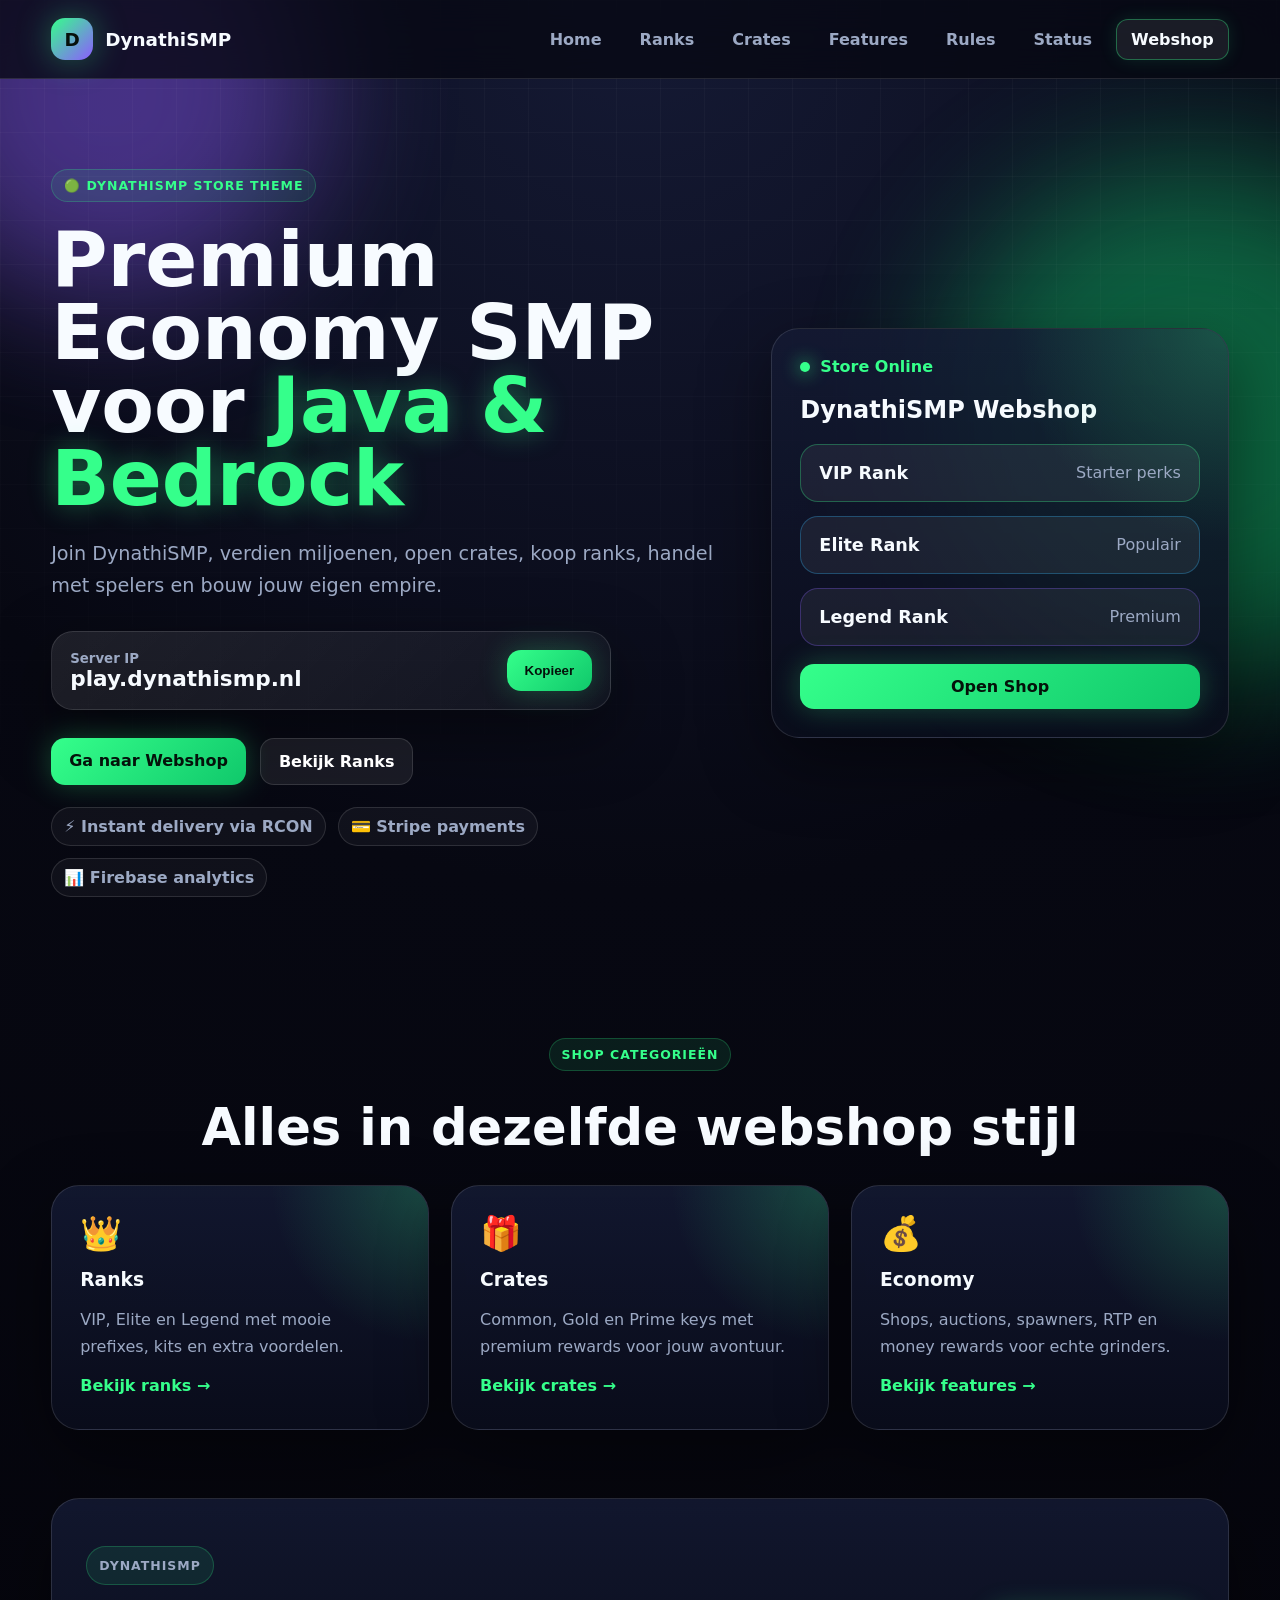
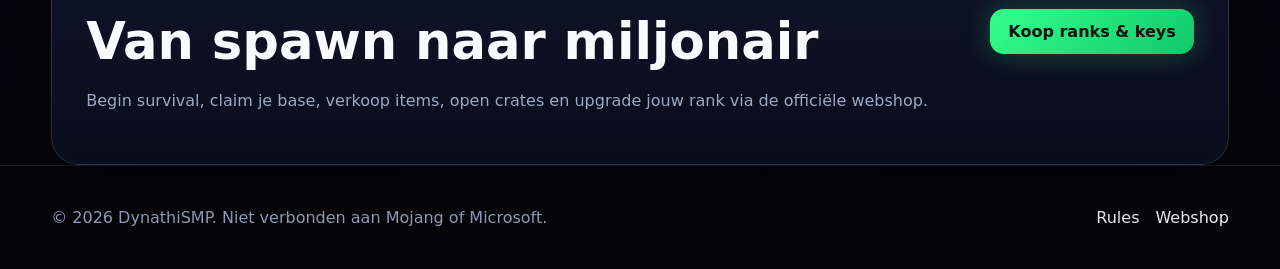
<file: dynathismp-website/index.html>
<!DOCTYPE html>
<html lang="nl">
<head>
  <meta charset="UTF-8" />
  <meta name="viewport" content="width=device-width, initial-scale=1.0" />
  <title>DynathiSMP | Premium Minecraft Economy SMP</title>
  <meta name="description" content="DynathiSMP is een premium Minecraft Economy SMP met ranks, crates, shops, auctions, Java en Bedrock support." />
  <link rel="stylesheet" href="assets/style.css" />
</head>
<body>
  <div class="bg-orb orb-a"></div><div class="bg-orb orb-b"></div><div class="grid-bg"></div>
  <header class="nav">
    <a class="brand" href="index.html"><span class="brand-mark">D</span><span>DynathiSMP</span></a>
    <button class="nav-toggle" id="navToggle">☰</button>
    <nav id="navMenu">
      <a href="index.html">Home</a><a href="ranks.html">Ranks</a><a href="crates.html">Crates</a><a href="features.html">Features</a><a href="rules.html">Rules</a><a href="status.html">Status</a><a class="shop-link" href="https://dynathismp-snowy.vercel.app/">Webshop</a>
    </nav>
  </header>

  <main>
    <section class="shop-hero">
      <div class="container hero-grid">
        <div class="hero-copy">
          <div class="pill">🟢 DynathiSMP Store Theme</div>
          <h1>Premium Economy SMP voor <span>Java & Bedrock</span></h1>
          <p class="lead">Join DynathiSMP, verdien miljoenen, open crates, koop ranks, handel met spelers en bouw jouw eigen empire.</p>
          <div class="server-box">
            <div><small>Server IP</small><strong>play.dynathismp.nl</strong></div>
            <button class="copy-btn" data-copy="play.dynathismp.nl">Kopieer</button>
          </div>
          <div class="hero-actions"><a class="btn primary" href="https://dynathismp-snowy.vercel.app/">Ga naar Webshop</a><a class="btn ghost" href="ranks.html">Bekijk Ranks</a></div>
          <div class="trust-row"><span>⚡ Instant delivery via RCON</span><span>💳 Stripe payments</span><span>📊 Firebase analytics</span></div>
        </div>
        <div class="store-panel">
          <div class="store-top"><span class="live-dot"></span> Store Online</div>
          <h2>DynathiSMP Webshop</h2>
          <div class="product-mini vip"><b>VIP Rank</b><span>Starter perks</span></div>
          <div class="product-mini elite"><b>Elite Rank</b><span>Populair</span></div>
          <div class="product-mini legend"><b>Legend Rank</b><span>Premium</span></div>
          <a class="btn full" href="https://dynathismp-snowy.vercel.app/">Open Shop</a>
        </div>
      </div>
    </section>

    <section class="container section">
      <div class="section-title"><p class="eyebrow">Shop categorieën</p><h2>Alles in dezelfde webshop stijl</h2></div>
      <div class="cards three">
        <article class="card product-card"><div class="icon">👑</div><h3>Ranks</h3><p>VIP, Elite en Legend met mooie prefixes, kits en extra voordelen.</p><a href="ranks.html">Bekijk ranks →</a></article>
        <article class="card product-card"><div class="icon">🎁</div><h3>Crates</h3><p>Common, Gold en Prime keys met premium rewards voor jouw avontuur.</p><a href="crates.html">Bekijk crates →</a></article>
        <article class="card product-card"><div class="icon">💰</div><h3>Economy</h3><p>Shops, auctions, spawners, RTP en money rewards voor echte grinders.</p><a href="features.html">Bekijk features →</a></article>
      </div>
    </section>

    <section class="container section shop-strip">
      <div><p class="eyebrow">DynathiSMP</p><h2>Van spawn naar miljonair</h2><p>Begin survival, claim je base, verkoop items, open crates en upgrade jouw rank via de officiële webshop.</p></div>
      <a class="btn primary" href="https://dynathismp-snowy.vercel.app/">Koop ranks & keys</a>
    </section>
  </main>

  <footer class="footer"><div class="container footer-grid"><p>© 2026 DynathiSMP. Niet verbonden aan Mojang of Microsoft.</p><div><a href="rules.html">Rules</a><a href="https://dynathismp-snowy.vercel.app/">Webshop</a></div></div></footer>
  <script src="assets/app.js"></script>
</body>
</html>
</file>
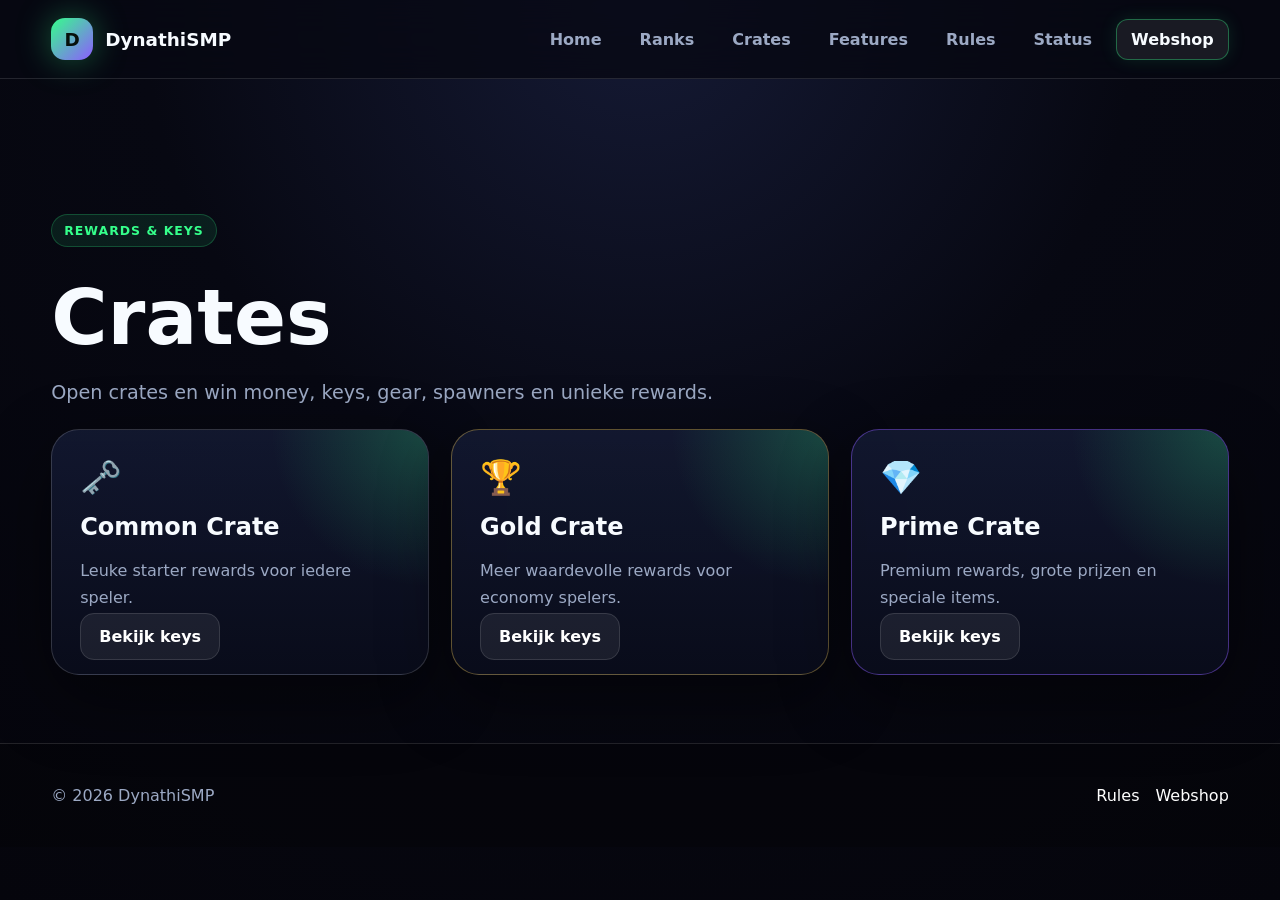
<file: dynathismp-website/crates.html>
<!DOCTYPE html>
<html lang="nl">
<head><meta charset="UTF-8"><meta name="viewport" content="width=device-width, initial-scale=1.0"><title>Crates | DynathiSMP</title><link rel="stylesheet" href="assets/style.css"></head>
<body><header class="nav"><a class="brand" href="index.html"><span class="brand-mark">D</span><span>DynathiSMP</span></a><button class="nav-toggle" id="navToggle">☰</button><nav id="navMenu"><a href="index.html">Home</a><a href="ranks.html">Ranks</a><a href="crates.html">Crates</a><a href="features.html">Features</a><a href="rules.html">Rules</a><a href="status.html">Status</a><a class="shop-link" href="https://dynathismp-snowy.vercel.app/">Webshop</a></nav></header>
<main class="page"><section class="container section"><p class="eyebrow">Rewards & Keys</p><h1>Crates</h1><p class="lead small">Open crates en win money, keys, gear, spawners en unieke rewards.</p><div class="cards three">
<article class="card crate common"><div class="icon">🗝️</div><h2>Common Crate</h2><p>Leuke starter rewards voor iedere speler.</p><a class="btn ghost" href="https://dynathismp-snowy.vercel.app/">Bekijk keys</a></article>
<article class="card crate gold"><div class="icon">🏆</div><h2>Gold Crate</h2><p>Meer waardevolle rewards voor economy spelers.</p><a class="btn ghost" href="https://dynathismp-snowy.vercel.app/">Bekijk keys</a></article>
<article class="card crate prime"><div class="icon">💎</div><h2>Prime Crate</h2><p>Premium rewards, grote prijzen en speciale items.</p><a class="btn ghost" href="https://dynathismp-snowy.vercel.app/">Bekijk keys</a></article>
</div></section></main><footer class="footer"><div class="container footer-grid"><p>© 2026 DynathiSMP</p><div><a href="rules.html">Rules</a><a href="https://dynathismp-snowy.vercel.app/">Webshop</a></div></div></footer><script src="assets/app.js"></script></body></html>
</file>
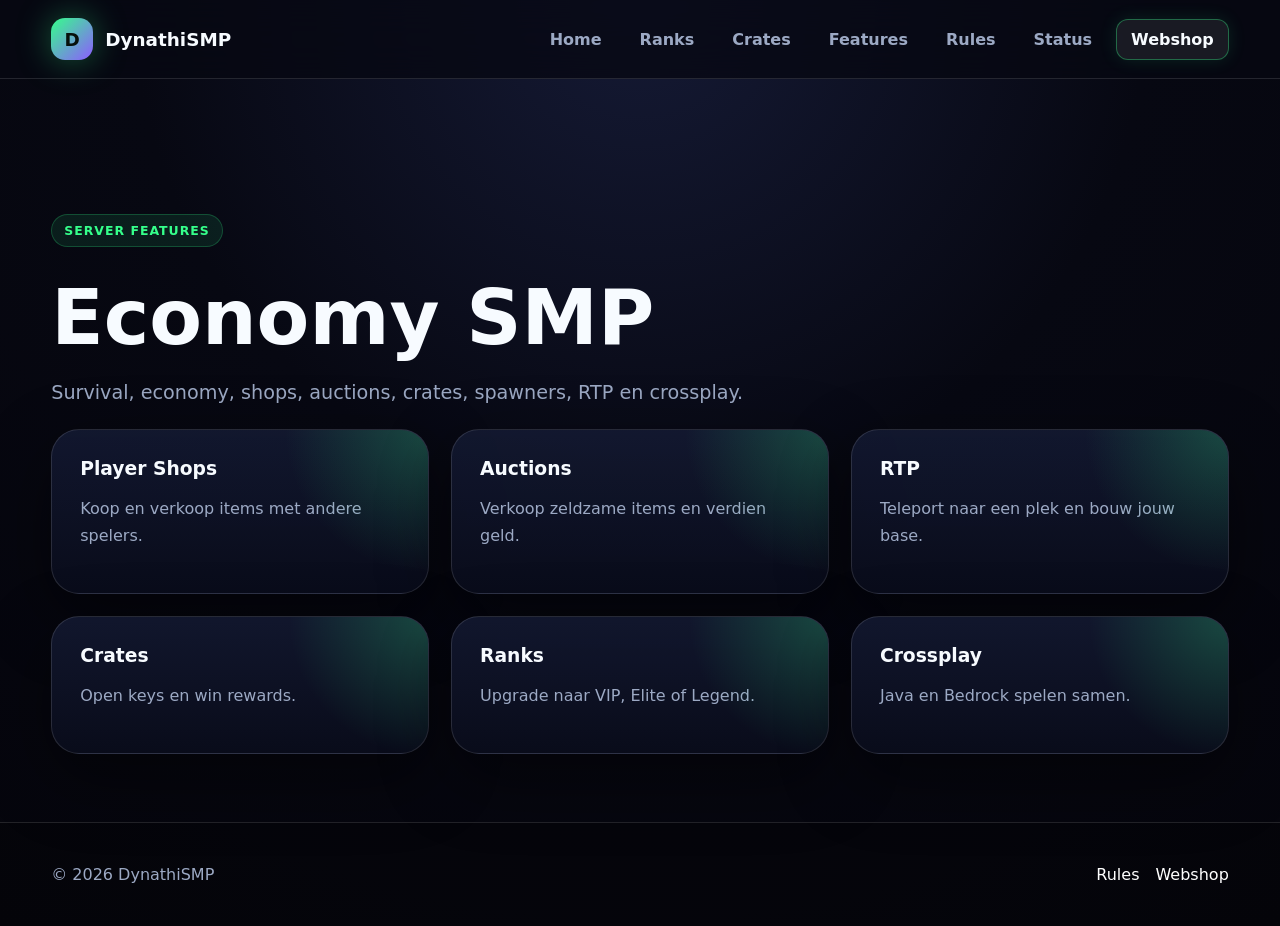
<file: dynathismp-website/features.html>
<!DOCTYPE html><html lang="nl"><head><meta charset="UTF-8"><meta name="viewport" content="width=device-width,initial-scale=1"><title>Features | DynathiSMP</title><link rel="stylesheet" href="assets/style.css"></head><body><header class="nav"><a class="brand" href="index.html"><span class="brand-mark">D</span><span>DynathiSMP</span></a><button class="nav-toggle" id="navToggle">Menu</button><nav id="navMenu"><a href="index.html">Home</a><a href="ranks.html">Ranks</a><a href="crates.html">Crates</a><a href="features.html">Features</a><a href="rules.html">Rules</a><a href="status.html">Status</a><a class="shop-link" href="https://dynathismp-snowy.vercel.app/">Webshop</a></nav></header><main class="page"><section class="container section"><p class="eyebrow">Server Features</p><h1>Economy SMP</h1><p class="lead small">Survival, economy, shops, auctions, crates, spawners, RTP en crossplay.</p><div class="cards three"><article class="card"><h3>Player Shops</h3><p>Koop en verkoop items met andere spelers.</p></article><article class="card"><h3>Auctions</h3><p>Verkoop zeldzame items en verdien geld.</p></article><article class="card"><h3>RTP</h3><p>Teleport naar een plek en bouw jouw base.</p></article><article class="card"><h3>Crates</h3><p>Open keys en win rewards.</p></article><article class="card"><h3>Ranks</h3><p>Upgrade naar VIP, Elite of Legend.</p></article><article class="card"><h3>Crossplay</h3><p>Java en Bedrock spelen samen.</p></article></div></section></main><footer class="footer"><div class="container footer-grid"><p>© 2026 DynathiSMP</p><div><a href="rules.html">Rules</a><a href="https://dynathismp-snowy.vercel.app/">Webshop</a></div></div></footer><script src="assets/app.js"></script></body></html>
</file>
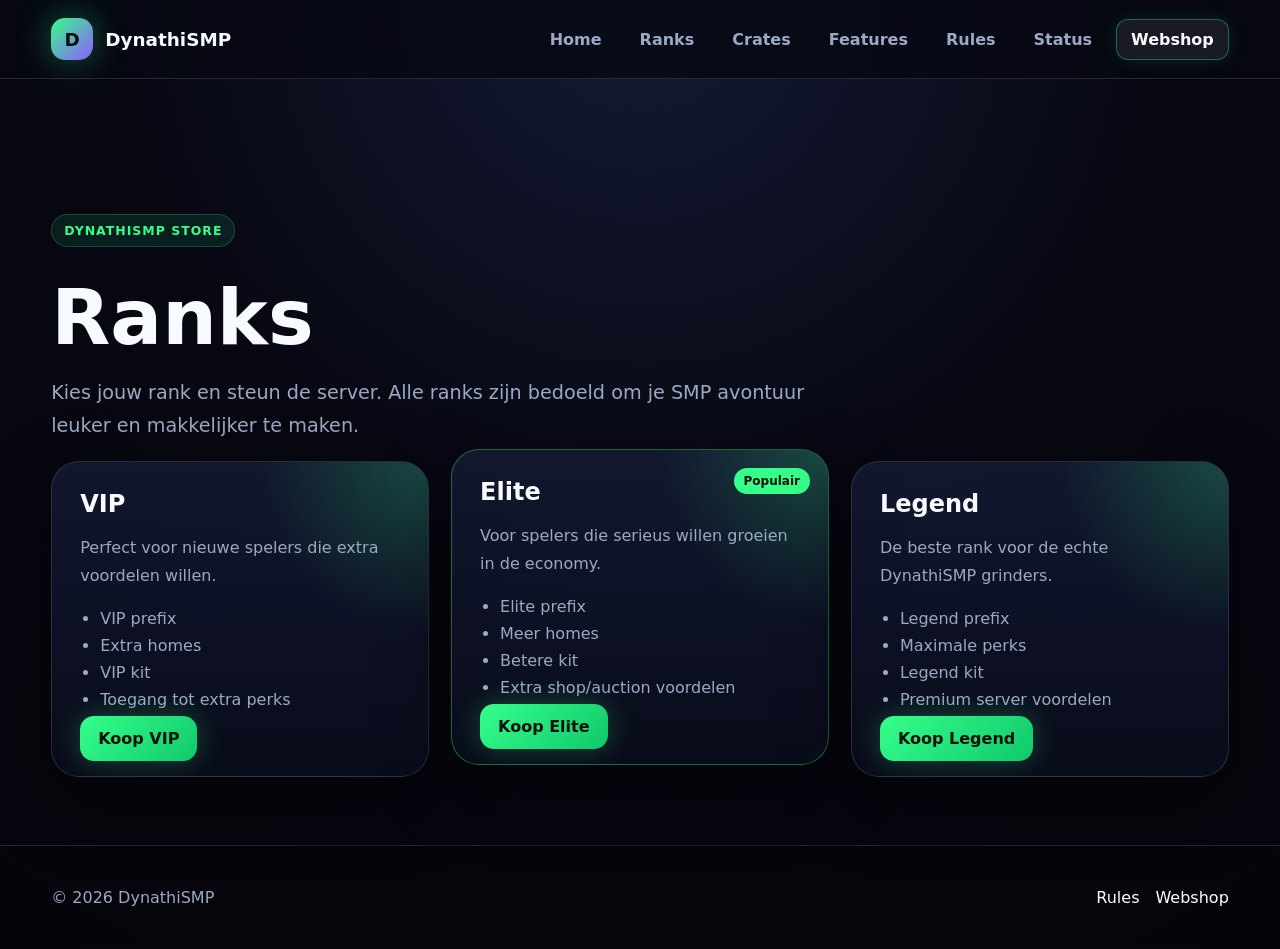
<file: dynathismp-website/ranks.html>
<!DOCTYPE html>
<html lang="nl">
<head><meta charset="UTF-8"><meta name="viewport" content="width=device-width, initial-scale=1.0"><title>Ranks | DynathiSMP</title><link rel="stylesheet" href="assets/style.css"></head>
<body>
<header class="nav"><a class="brand" href="index.html"><span class="brand-mark">D</span><span>DynathiSMP</span></a><button class="nav-toggle" id="navToggle">☰</button><nav id="navMenu"><a href="index.html">Home</a><a href="ranks.html">Ranks</a><a href="crates.html">Crates</a><a href="features.html">Features</a><a href="rules.html">Rules</a><a href="status.html">Status</a><a class="shop-link" href="https://dynathismp-snowy.vercel.app/">Webshop</a></nav></header>
<main class="page"><section class="container section"><p class="eyebrow">DynathiSMP Store</p><h1>Ranks</h1><p class="lead small">Kies jouw rank en steun de server. Alle ranks zijn bedoeld om je SMP avontuur leuker en makkelijker te maken.</p><div class="cards three pricing">
<article class="card rank-card vip"><h2>VIP</h2><p>Perfect voor nieuwe spelers die extra voordelen willen.</p><ul><li>VIP prefix</li><li>Extra homes</li><li>VIP kit</li><li>Toegang tot extra perks</li></ul><a class="btn primary" href="https://dynathismp-snowy.vercel.app/">Koop VIP</a></article>
<article class="card rank-card elite featured"><span class="badge">Populair</span><h2>Elite</h2><p>Voor spelers die serieus willen groeien in de economy.</p><ul><li>Elite prefix</li><li>Meer homes</li><li>Betere kit</li><li>Extra shop/auction voordelen</li></ul><a class="btn primary" href="https://dynathismp-snowy.vercel.app/">Koop Elite</a></article>
<article class="card rank-card legend"><h2>Legend</h2><p>De beste rank voor de echte DynathiSMP grinders.</p><ul><li>Legend prefix</li><li>Maximale perks</li><li>Legend kit</li><li>Premium server voordelen</li></ul><a class="btn primary" href="https://dynathismp-snowy.vercel.app/">Koop Legend</a></article>
</div></section></main><footer class="footer"><div class="container footer-grid"><p>© 2026 DynathiSMP</p><div><a href="rules.html">Rules</a><a href="https://dynathismp-snowy.vercel.app/">Webshop</a></div></div></footer><script src="assets/app.js"></script></body></html>
</file>
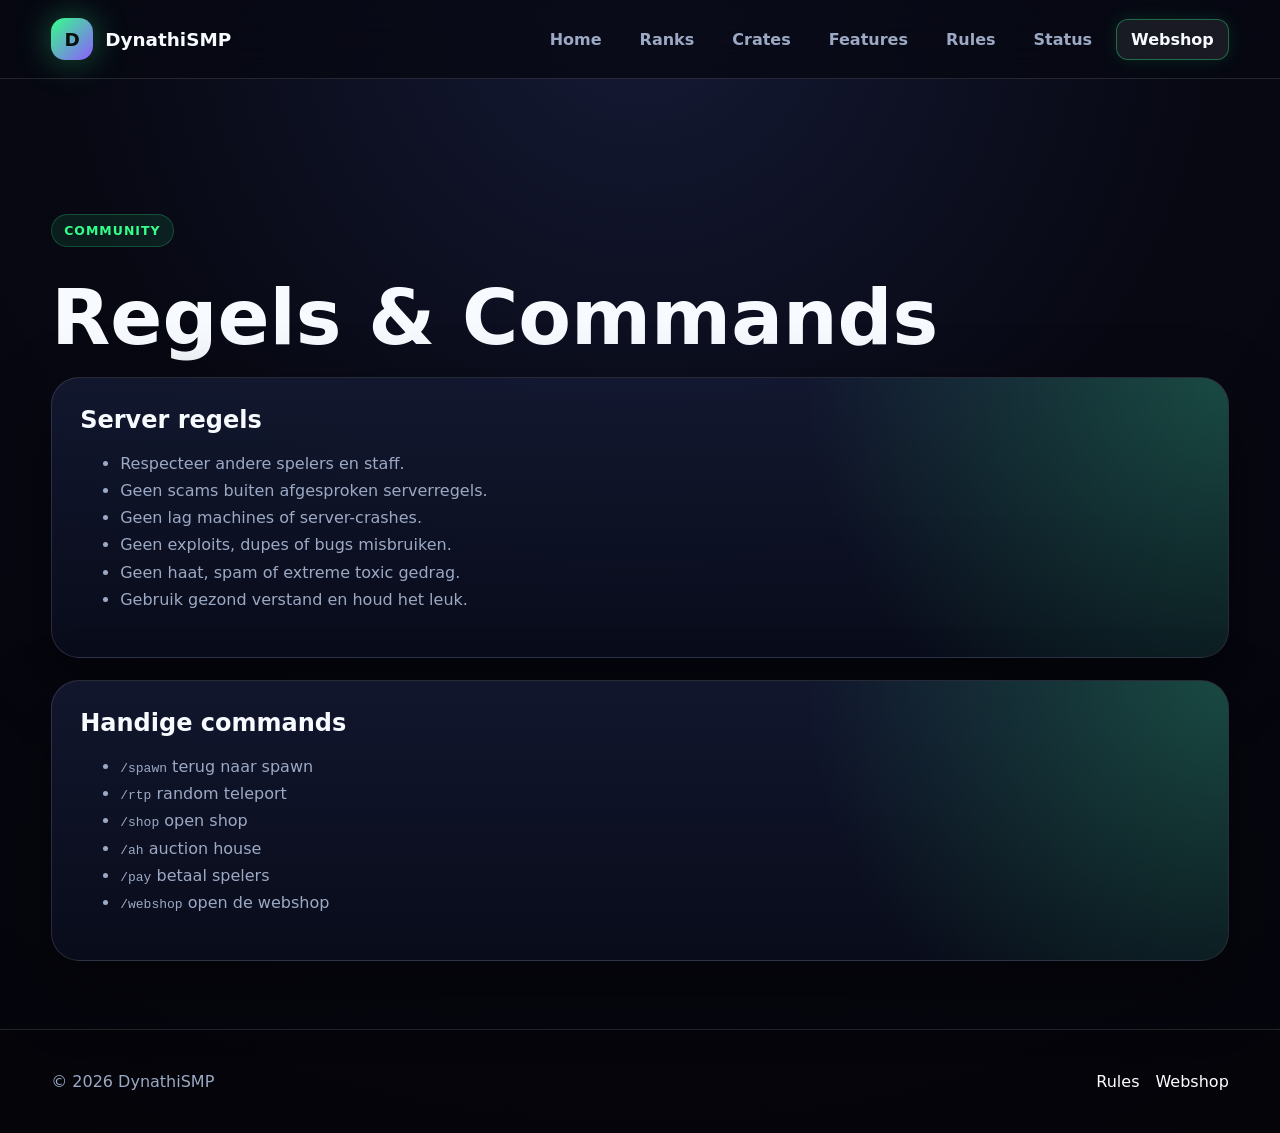
<file: dynathismp-website/rules.html>
<!DOCTYPE html>
<html lang="nl">
<head><meta charset="UTF-8"><meta name="viewport" content="width=device-width, initial-scale=1.0"><title>Rules | DynathiSMP</title><link rel="stylesheet" href="assets/style.css"></head>
<body><header class="nav"><a class="brand" href="index.html"><span class="brand-mark">D</span><span>DynathiSMP</span></a><button class="nav-toggle" id="navToggle">☰</button><nav id="navMenu"><a href="index.html">Home</a><a href="ranks.html">Ranks</a><a href="crates.html">Crates</a><a href="features.html">Features</a><a href="rules.html">Rules</a><a href="status.html">Status</a><a class="shop-link" href="https://dynathismp-snowy.vercel.app/">Webshop</a></nav></header>
<main class="page"><section class="container section"><p class="eyebrow">Community</p><h1>Regels & Commands</h1><div class="cards two"><article class="card"><h2>Server regels</h2><ul class="clean"><li>Respecteer andere spelers en staff.</li><li>Geen scams buiten afgesproken serverregels.</li><li>Geen lag machines of server-crashes.</li><li>Geen exploits, dupes of bugs misbruiken.</li><li>Geen haat, spam of extreme toxic gedrag.</li><li>Gebruik gezond verstand en houd het leuk.</li></ul></article><article class="card"><h2>Handige commands</h2><ul class="clean"><li><code>/spawn</code> terug naar spawn</li><li><code>/rtp</code> random teleport</li><li><code>/shop</code> open shop</li><li><code>/ah</code> auction house</li><li><code>/pay</code> betaal spelers</li><li><code>/webshop</code> open de webshop</li></ul></article></div></section></main><footer class="footer"><div class="container footer-grid"><p>© 2026 DynathiSMP</p><div><a href="rules.html">Rules</a><a href="https://dynathismp-snowy.vercel.app/">Webshop</a></div></div></footer><script src="assets/app.js"></script></body></html>
</file>
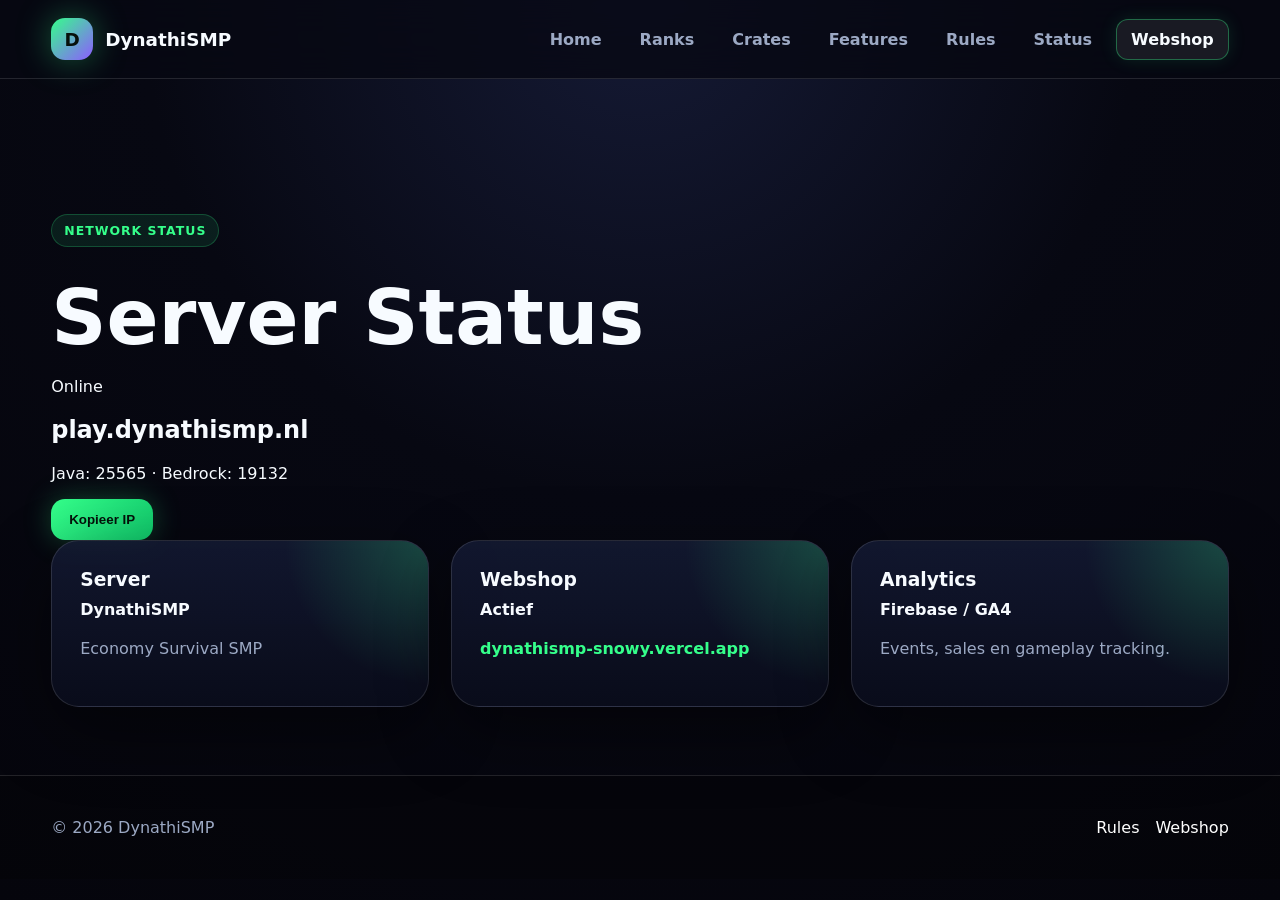
<file: dynathismp-website/status.html>
<!DOCTYPE html>
<html lang="nl">
<head><meta charset="UTF-8"><meta name="viewport" content="width=device-width, initial-scale=1.0"><title>Status | DynathiSMP</title><link rel="stylesheet" href="assets/style.css"></head>
<body><header class="nav"><a class="brand" href="index.html"><span class="brand-mark">D</span><span>DynathiSMP</span></a><button class="nav-toggle" id="navToggle">☰</button><nav id="navMenu"><a href="index.html">Home</a><a href="ranks.html">Ranks</a><a href="crates.html">Crates</a><a href="features.html">Features</a><a href="rules.html">Rules</a><a href="status.html">Status</a><a class="shop-link" href="https://dynathismp-snowy.vercel.app/">Webshop</a></nav></header>
<main class="page"><section class="container section"><p class="eyebrow">Network Status</p><h1>Server Status</h1><div class="status-board glass"><div><span class="status-dot big"><span></span> Online</span><h2>play.dynathismp.nl</h2><p>Java: 25565 · Bedrock: 19132</p></div><button class="copy-btn btn primary" data-copy="play.dynathismp.nl">Kopieer IP</button></div><div class="cards three"><article class="card"><h3>Server</h3><strong>DynathiSMP</strong><p>Economy Survival SMP</p></article><article class="card"><h3>Webshop</h3><strong>Actief</strong><p><a href="https://dynathismp-snowy.vercel.app/">dynathismp-snowy.vercel.app</a></p></article><article class="card"><h3>Analytics</h3><strong>Firebase / GA4</strong><p>Events, sales en gameplay tracking.</p></article></div></section></main><footer class="footer"><div class="container footer-grid"><p>© 2026 DynathiSMP</p><div><a href="rules.html">Rules</a><a href="https://dynathismp-snowy.vercel.app/">Webshop</a></div></div></footer><script src="assets/app.js"></script></body></html>
</file>
<file: dynathismp-website/assets/style.css>
:root{--bg:#070812;--panel:#0f1324;--panel2:#141a33;--text:#f7fbff;--muted:#9ca9c4;--green:#35ff8b;--green2:#10c86b;--purple:#8d5cff;--blue:#34b8ff;--gold:#ffd35a;--danger:#ff5f7a;--border:rgba(255,255,255,.12);--shadow:0 24px 70px rgba(0,0,0,.45)}*{box-sizing:border-box}body{margin:0;font-family:Inter,system-ui,Segoe UI,Arial,sans-serif;background:radial-gradient(circle at top,#151a35 0,#070812 45%,#05050c 100%);color:var(--text);min-height:100vh;overflow-x:hidden}a{color:inherit;text-decoration:none}.container{width:min(1180px,92%);margin:auto}.bg-orb{position:fixed;border-radius:999px;filter:blur(70px);opacity:.45;pointer-events:none}.orb-a{width:420px;height:420px;background:var(--purple);top:-120px;left:-100px}.orb-b{width:520px;height:520px;background:var(--green2);right:-180px;top:160px}.grid-bg{position:fixed;inset:0;background-image:linear-gradient(rgba(255,255,255,.035) 1px,transparent 1px),linear-gradient(90deg,rgba(255,255,255,.035) 1px,transparent 1px);background-size:44px 44px;mask-image:linear-gradient(to bottom,rgba(0,0,0,.9),transparent);pointer-events:none}.nav{position:sticky;top:0;z-index:20;display:flex;align-items:center;justify-content:space-between;padding:18px 4%;backdrop-filter:blur(18px);background:rgba(7,8,18,.78);border-bottom:1px solid var(--border)}.brand{display:flex;gap:12px;align-items:center;font-weight:900;font-size:1.15rem}.brand-mark{display:grid;place-items:center;width:42px;height:42px;border-radius:14px;background:linear-gradient(135deg,var(--green),var(--purple));color:#07100b;box-shadow:0 0 34px rgba(53,255,139,.35)}nav{display:flex;align-items:center;gap:10px}nav a{padding:10px 14px;color:var(--muted);font-weight:700;border-radius:12px}nav a:hover,nav .shop-link{color:var(--text);background:rgba(255,255,255,.08)}.shop-link{border:1px solid rgba(53,255,139,.35);box-shadow:0 0 18px rgba(53,255,139,.12)}.nav-toggle{display:none;background:var(--panel);color:#fff;border:1px solid var(--border);border-radius:12px;padding:9px 12px}.shop-hero{position:relative;padding:90px 0 60px}.hero-grid{display:grid;grid-template-columns:1.08fr .72fr;gap:34px;align-items:center}.pill,.eyebrow{display:inline-flex;align-items:center;gap:8px;color:var(--green);font-weight:900;text-transform:uppercase;letter-spacing:.08em;font-size:.78rem;background:rgba(53,255,139,.09);border:1px solid rgba(53,255,139,.22);padding:8px 12px;border-radius:999px}.hero-copy h1,.page h1{font-size:clamp(2.7rem,6vw,5.8rem);line-height:.95;margin:22px 0}.hero-copy h1 span,.page h1 span,h2 span{color:var(--green);text-shadow:0 0 28px rgba(53,255,139,.35)}.lead{font-size:1.2rem;line-height:1.7;color:var(--muted);max-width:720px}.lead.small{max-width:760px}.server-box{display:flex;justify-content:space-between;align-items:center;gap:16px;margin:28px 0;padding:18px;border-radius:22px;background:linear-gradient(135deg,rgba(255,255,255,.09),rgba(255,255,255,.035));border:1px solid var(--border);box-shadow:var(--shadow);max-width:560px}.server-box small{display:block;color:var(--muted);font-weight:800}.server-box strong{font-size:1.35rem}.copy-btn,.btn{cursor:pointer;border:0;border-radius:14px;padding:13px 18px;font-weight:900}.copy-btn,.btn.primary,.btn.full{background:linear-gradient(135deg,var(--green),var(--green2));color:#04120a;box-shadow:0 0 28px rgba(53,255,139,.26)}.btn.ghost{background:rgba(255,255,255,.07);border:1px solid var(--border);color:#fff}.hero-actions{display:flex;flex-wrap:wrap;gap:14px}.trust-row{display:flex;flex-wrap:wrap;gap:12px;margin-top:22px;color:var(--muted);font-weight:700}.trust-row span{padding:9px 12px;border:1px solid var(--border);border-radius:999px;background:rgba(255,255,255,.04)}.store-panel,.card,.cta-box,.shop-strip{background:linear-gradient(180deg,rgba(20,26,51,.86),rgba(10,13,28,.9));border:1px solid var(--border);border-radius:28px;box-shadow:var(--shadow);position:relative;overflow:hidden}.store-panel{padding:28px}.store-panel:before,.card:before{content:"";position:absolute;inset:-1px;background:radial-gradient(circle at top right,rgba(53,255,139,.22),transparent 35%);pointer-events:none}.store-top{display:flex;align-items:center;gap:10px;color:var(--green);font-weight:900}.live-dot{width:10px;height:10px;background:var(--green);border-radius:50%;box-shadow:0 0 18px var(--green)}.product-mini{position:relative;margin:14px 0;padding:18px;border-radius:18px;background:rgba(255,255,255,.06);border:1px solid var(--border);display:flex;justify-content:space-between}.product-mini b{font-size:1.1rem}.product-mini span{color:var(--muted)}.vip{--accent:var(--green)}.elite{--accent:var(--blue)}.legend{--accent:var(--purple)}.product-mini{border-color:color-mix(in srgb,var(--accent),transparent 70%)}.btn.full{display:block;text-align:center;margin-top:18px}.section{padding:68px 0}.section-title{text-align:center;margin-bottom:28px}.section-title h2,.shop-strip h2{font-size:clamp(2rem,4vw,3.4rem);margin:14px 0}.cards{display:grid;gap:22px}.cards.three{grid-template-columns:repeat(3,1fr)}.card{padding:28px}.icon{font-size:2.1rem;margin-bottom:16px}.card h3,.card h2{margin:0 0 10px}.card p,.card li,.shop-strip p{color:var(--muted);line-height:1.7}.card a{color:var(--green);font-weight:900}.product-card{min-height:245px}.shop-strip{display:flex;justify-content:space-between;align-items:center;gap:24px;padding:34px}.page{padding-top:55px}.pricing .card ul{padding-left:20px}.rank-card.featured{transform:translateY(-12px);border-color:rgba(53,255,139,.35)}.badge{position:absolute;top:18px;right:18px;color:#061109;background:var(--green);padding:6px 10px;border-radius:999px;font-size:.75rem;font-weight:900}.crate.common{border-color:rgba(255,255,255,.16)}.crate.gold{border-color:rgba(255,211,90,.35)}.crate.prime{border-color:rgba(141,92,255,.45)}.footer{border-top:1px solid var(--border);padding:26px 0;color:var(--muted);background:rgba(0,0,0,.25)}.footer-grid{display:flex;justify-content:space-between;gap:18px;align-items:center}.footer a{margin-left:16px;color:#fff}.notice{padding:18px;border:1px solid rgba(53,255,139,.28);background:rgba(53,255,139,.08);border-radius:18px;color:#dfffea}.status-table{display:grid;gap:14px}.status-row{display:flex;justify-content:space-between;padding:16px;border:1px solid var(--border);border-radius:16px;background:rgba(255,255,255,.05)}@media(max-width:860px){.nav-toggle{display:block}nav{display:none;position:absolute;top:76px;left:4%;right:4%;flex-direction:column;align-items:stretch;background:#0b0d19;border:1px solid var(--border);border-radius:18px;padding:12px}nav.open{display:flex}.hero-grid,.cards.three{grid-template-columns:1fr}.shop-strip,.footer-grid,.server-box{flex-direction:column;align-items:flex-start}.rank-card.featured{transform:none}.hero-copy h1,.page h1{font-size:3rem}}
</file>
